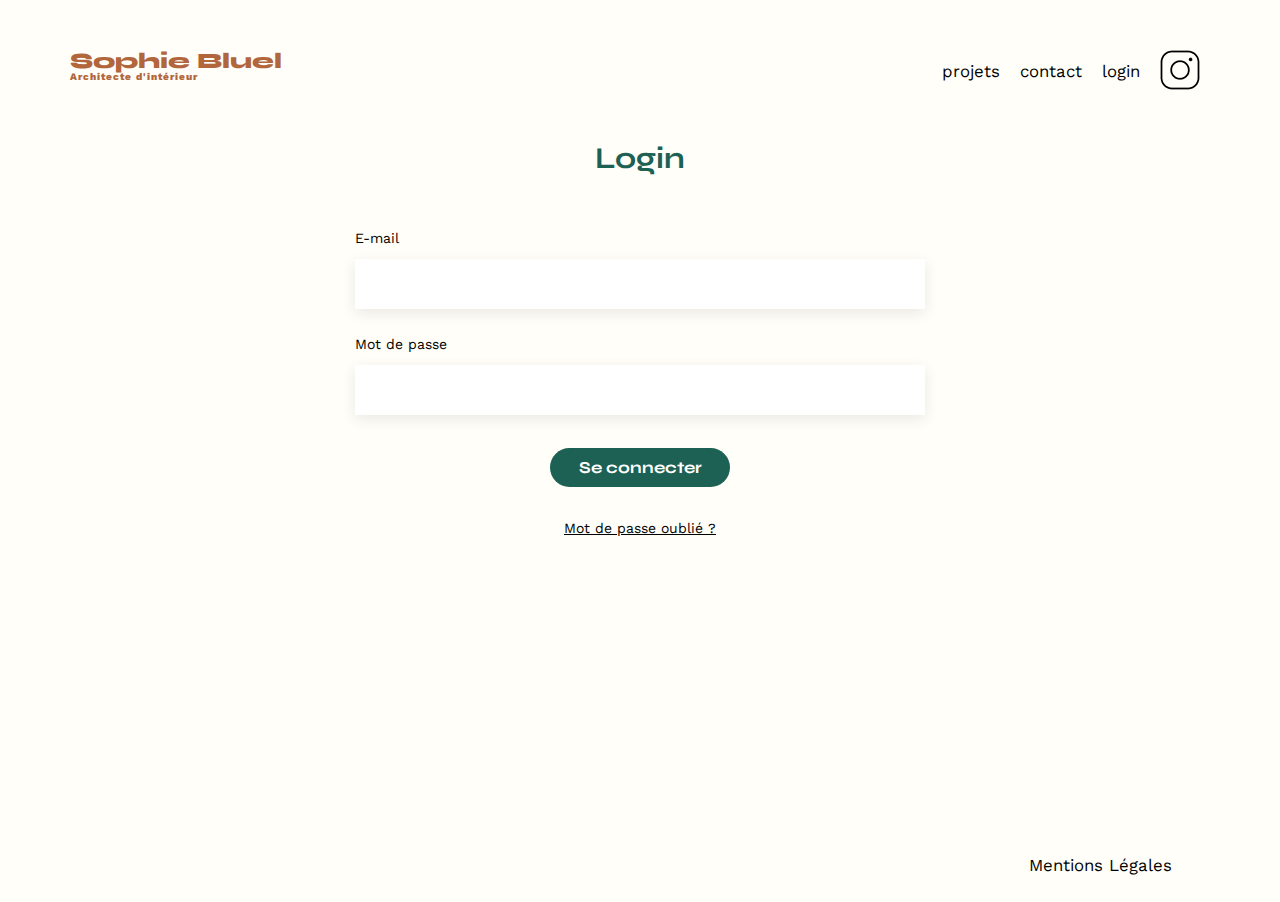
<file: FrontEnd/login.html>
<!DOCTYPE html>
<html lang="fr">
    <head>
        <meta charset="UTF-8" />
        <title>Sophie Bluel - Architecte d'intérieur</title>
        <meta name="viewport" content="width=device-width, initial-scale=1.0" />
        <link rel="preconnect" href="https://fonts.googleapis.com" />
        <link rel="preconnect" href="https://fonts.gstatic.com" crossorigin />
        <link
            href="https://fonts.googleapis.com/css2?family=Syne:wght@700;800&family=Work+Sans&display=swap"
            rel="stylesheet"
        />
        <meta name="description" content="" />
        <link rel="stylesheet" href="assets/style.css" />
        <script src="login.js" defer></script>
    </head>
    <body>
        <header>
            <h1>Sophie Bluel <span>Architecte d'intérieur</span></h1>
            <nav>
                <ul>
                    <li><a href="index.html">projets</a></li>
                    <li>contact</li>
                    <li><a href="login.html" id="logBtn">login</a></li>
                    <li>
                        <img src="assets/icons/instagram.png" alt="Instagram" />
                    </li>
                </ul>
            </nav>
        </header>
        <main>
            <section id="login">
                <h2>Login</h2>
                <form>
                    <div id="error-message"></div>
                    <label for="email">E-mail</label>
                    <input type="email" name="email" id="email" />
                    <label for="password">Mot de passe</label>
                    <input type="password" name="password" id="password" />
                    <input type="submit" value="Se connecter" id="loginBtn" />
                </form>
                <p><a href="#">Mot de passe oublié ?</a></p>
            </section>
        </main>

        <footer>
            <nav>
                <ul>
                    <li>Mentions Légales</li>
                </ul>
            </nav>
        </footer>
    </body>
</html>
</file>
<file: FrontEnd/assets/style.css>
/* http://meyerweb.com/eric/tools/css/reset/
   v2.0 | 20110126
   License: none (public domain)
*/

html,
body,
div,
span,
applet,
object,
iframe,
h1,
h2,
h3,
h4,
h5,
h6,
p,
blockquote,
pre,
a,
abbr,
acronym,
address,
big,
cite,
code,
del,
dfn,
em,
img,
ins,
kbd,
q,
s,
samp,
small,
strike,
strong,
sub,
sup,
tt,
var,
b,
u,
i,
center,
dl,
dt,
dd,
ol,
ul,
li,
fieldset,
form,
label,
legend,
table,
caption,
tbody,
tfoot,
thead,
tr,
th,
td,
article,
aside,
canvas,
details,
embed,
figure,
figcaption,
footer,
header,
hgroup,
menu,
nav,
output,
ruby,
section,
summary,
time,
mark,
audio,
video,
button {
	margin: 0;
	padding: 0;
	border: 0;
	font-size: 100%;
	font: inherit;
	vertical-align: baseline;
	color: inherit;
	text-decoration: inherit;
}

/* HTML5 display-role reset for older browsers */
article,
aside,
details,
figcaption,
figure,
footer,
header,
hgroup,
menu,
nav,
section {
	display: block;
}

body {
	line-height: 1;
}

ol,
ul {
	list-style: none;
}

blockquote,
q {
	quotes: none;
}

blockquote:before,
blockquote:after,
q:before,
q:after {
	content: '';
	content: none;
}

table {
	border-collapse: collapse;
	border-spacing: 0;
}

/** end reset css**/
html {
	background: #FFFEF8;
}

body {
	max-width: 1140px;
	margin: auto;
	font-family: 'Work Sans';
	font-size: 14px;
	position: relative;
	padding-bottom: 60px;
	min-height: 88vh
}

header {
	display: flex;
	justify-content: space-between;
	margin: 50px 0
}

section {
	margin: 50px 0
}

footer {
	position: absolute;
	width: 100%;
	bottom: 0;
}

h1 {
	display: flex;
	flex-direction: column;
	font-family: 'Syne';
	font-size: 22px;
	font-weight: 800;
	color: #B1663C
}

h1>span {
	font-family: 'Work Sans';
	font-size: 10px;
	letter-spacing: 0.1em;
}

h2 {
	font-family: 'Syne';
	font-weight: 700;
	font-size: 30px;
	color: #1D6154
}

button,
input[type="submit"] {
	cursor: pointer;
	height: 39px;
}

input[type="text"],
option,
textarea,
input[type="email"],
#selectCategory {
	font-family: 'Work Sans';
	font-size: 1em;
	color: #444444;
}

nav ul {
	display: flex;
	align-items: center;
	list-style-type: none;
}

nav li {
	padding: 0 10px;
	font-size: 1.2em;
	text-decoration: none;
}

li:hover {
	color: #B1663C;
}

#introduction {
	display: flex;
	align-items: center;
	margin-bottom: 5em;
}

#introduction figure {
	flex: 1
}

#introduction img {
	display: block;
	margin: auto;
	width: 80%;
}

#introduction article {
	flex: 1
}

#introduction h2 {
	margin-bottom: 1em;
}

#introduction p {
	margin-bottom: 0.5em;
}

#portfolio h2 {
	text-align: center;
	margin-bottom: 1em;
}

#portfolio {
	position: relative;
}

.filter {
	display: flex;
	width: 100%;
	justify-content: center;
	gap: 10px;
}

input[type="submit"],
button {
	font-family: 'Syne';
	font-weight: 700;
	color: white;
	background-color: #1D6154;
	margin: 2em auto;
	width: 180px;
	text-align: center;
	border-radius: 60px;
	font-size: 1.2em;
	height: 39px;
	border: none;
	display: block;
}

.filterButton,
.filterButtonAll,
#browsePictures {
	padding: 10px 20px;
	border-radius: 60px;
	border: #1D6154 1px solid;
	background: none;
	color: #1D6154;
	font-family: 'Syne';
	font-weight: 700;
	font-size: 16px;
	text-align: center;
	margin: 0;
	width: auto;
	box-sizing: border-box;
	outline: none;
}

.filterButton:hover,
.filterButton:focus,
.filterButtonAll:hover,
.filterButtonAll:focus {
	background-color: #1D6154;
	color: #FFFFFF;
}

.filterButton.active {
	background-color: #1D6154;
	color: #FFFFFF;
}

.gallery {
	width: 100%;
	display: grid;
	grid-template-columns: 1fr 1fr 1fr;
	grid-auto-rows: 1fr;
	grid-column-gap: 20px;
	grid-row-gap: 20px;
	margin-top: 5em;
}

.gallery img,
.miniWork img {
	width: 100%;
	object-fit: cover;
	height: 92%;

}

#contact,
#login {
	width: 50%;
	margin: auto;
}

#contact,
#login>* {
	text-align: center;

}

#contact h2,
#login h2 {
	margin-bottom: 20px;
}

#contact form,
#login form {
	text-align: left;
	margin-top: 30px;
	display: flex;
	flex-direction: column;
}

#contact input:not([type="submit"]),
#login input:not([type="submit"]),
.modal input:not([type="submit"]),
#selectCategory {
	height: 50px;
	border: none;
	box-shadow: 0px 4px 14px rgba(0, 0, 0, 0.09);
	padding: 10px;
	box-sizing: border-box;
}

#contact label,
#login label {
	margin: 2em 0 1em 0;
}

#contact textarea {
	border: none;
	box-shadow: 0px 4px 14px rgba(0, 0, 0, 0.09);
	padding: 10px;
	box-sizing: border-box;
}

#login a {
	text-decoration: underline;
}

#login {
	margin-top: 50px;
	margin-bottom: 50px;
}

footer nav ul {
	display: flex;
	justify-content: flex-end;
	margin: 2em
}

/* Admin mode */
.topMenu {
	background-color: #000000;
	width: 100%;
	margin: 0;
	color: #FFFFFF;
	display: flex;
	justify-content: center;
	align-items: baseline;
	gap: 2em;
	padding: 10px;
	font-family: 'Work Sans';
	font-size: 16px;
}

.topMenu i,
.editBtn i {
	margin-right: 0.5em;
}

.topMenu button {
	padding: 11px 23px;
	background-color: #FFFFFF;
	color: #000000;
	font-size: 14px;
	font-weight: 600;
	border-radius: 60px;
	width: auto;
	margin: 0;
	font-family: "Work Sans";
}

.editBtn {
	padding: 15px 0;
}

.editBtn:hover {
	cursor: pointer;
}

#introduction figure .editBtn {
	margin-left: 4em;
}

#portfolio .editBtn {
	position: absolute;
	top: 0.6em;
	padding: 0;
	left: 60%;
}

/* Modal */
.modal {
	display: none;
	align-items: center;
	justify-content: center;
	position: fixed;
	width: 100%;
	height: 100%;
	top: 0;
	left: 0;
	background: rgba(0, 0, 0, 0.3);
	z-index: 1;
}

.modalWrapper {
	display: flex;
	flex-direction: column;
	align-items: center;
	max-width: calc(100vw - 20px);
	max-height: calc(100vh - 50px);
	width: 630px;
	padding: 30px;
	border-radius: 10px;
	background-color: #FFFFFF;
	margin: auto;
	overflow: auto;
	z-index: 2;

}

.modalHeader {
	display: flex;
	flex-direction: row;
	width: 100%;
}

#editGallery .modalHeader {
	justify-content: flex-end;
}

.modal i {
	display: block;
	font-size: 1.5em;
	border-bottom: 10px;
}

.modalTitle {
	font-size: 26px;
	margin-bottom: 47px;
}

.modalContent {
	width: 70%;
	border-bottom: 1px solid #B3B3B3;
	padding-bottom: 47px;
}

#editGallery .modalContent {
	display: grid;
	grid-template-columns: 1fr 1fr 1fr 1fr 1fr;
	grid-auto-rows: 1fr;
	grid-column-gap: 8px;
	grid-row-gap: 10px;
}

#addPictureBtn {
	width: auto;
	padding: 10px 49px;
}

#deleteGallery {
	color: #D65353;
}

.miniWork figcaption {
	font-size: 12px;
}

.miniWork {
	position: relative;
}

.miniWork i {
	display: block;
	box-sizing: border-box;
	background-color: #000000;
	color: #FFFFFF;
	font-size: 0.7em;
	padding: 4px 5px;
	border-radius: 2px;
	position: absolute;
	top: 0.4em;
	right: 0.4em;
}

#addPicture {
	display: none;
}

#addPicture .modalHeader {
	justify-content: space-between;
}

#valider {
	background-color: #A7A7A7;
	width: 37%;
}

#addPictureForm {
	display: flex;
	flex-direction: column;
	width: 100%;
	gap: 10px;
}

#labelPhoto {
	display: flex;
	flex-direction: column;
	align-items: center;
	height: 200px;
	background-color: #E8F1F6;
	border-radius: 3px;
	margin-bottom: 30px;
	text-align: center;
	width: 100%;
	padding-top: 25px;
	position: relative;
	box-sizing: border-box;
}

#labelPhoto p {
	font-size: 10px;
	font-weight: 400;
}

#picture {
	margin-bottom: 27px;
	width: 5.1em;
}

#picturePreview {
	display: flex;
	background-color: #E8F1F6;
	height: 200px;
	width: 100%;
	justify-content: center;
}

#picturePreview img {
	height: 100%;
	width: 31%;
	object-fit: cover;
}

#browsePictures {
	font-family: 'Work Sans';
	font-size: 1em;
	font-weight: 600;
	color: #3D3D3D;
	width: fit-content;
}

#browsePictures {
	color: #306685;
	background-color: #CBD6DC;
	border: none;
	padding: 10px 33px;
	margin-bottom: 10px;
	display: inline-block;
	cursor: pointer;
}

#title {
	margin-bottom: 11px;
}

select {
	appearance: none;
	-moz-appearance: none;
	-webkit-appearance: none;
	background-image: url(./icons/chevron-down.png);
	background-repeat: no-repeat;
	background-position: center right;
	background-origin: content-box;
	padding-right: 20px;
	background-color: #FFFFFF;
}

option {
	appearance: none;
	-moz-appearance: none;
	-webkit-appearance: none;
}

#photo {
	width: 0.1px;
	height: 0.1px;
	opacity: 0;
	overflow: hidden;
	position: absolute;
	z-index: -1;
}
</file>
